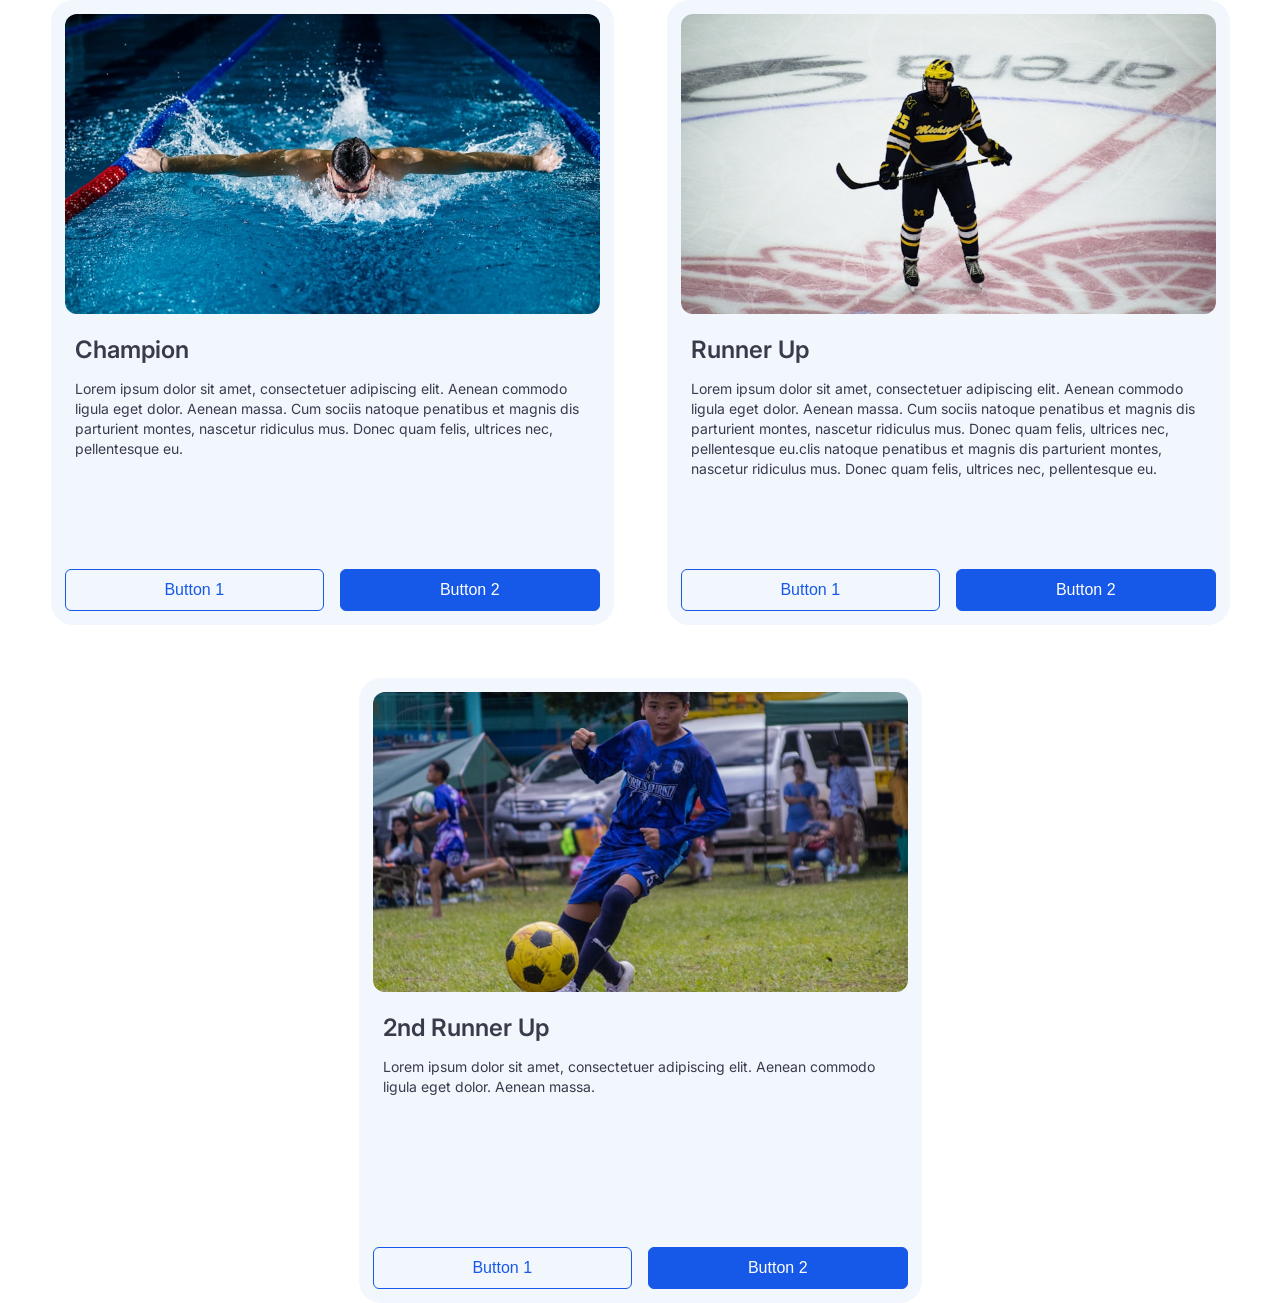
<file: Task1/index.html>
<!DOCTYPE html>
<html lang="en">
<head>
    <meta charset="UTF-8">
    <meta name="viewport" content="width=device-width, initial-scale=1.0">
    <title>FlexBox - Task 1</title>
    <link href="https://fonts.googleapis.com/css2?family=Inter:wght@300;400;500;600;700&display=swap" rel="stylesheet"/>
    <link rel="stylesheet" href="styles.css">
</head>
<body>
    <div class="container">

        <!-- Card 1 -->
        <div class="card card1">
            <div class="card-inner">
                <div class="card-top">
                    <img src="./Images/Image1.jpg" alt="Runner Up">
                    <div class="card-caption">
                        <h2>Runner Up</h2>
                        <p>Lorem ipsum dolor sit amet, consectetuer adipiscing elit. Aenean commodo ligula eget dolor. Aenean massa. Cum sociis natoque penatibus et magnis dis parturient montes, nascetur ridiculus mus. Donec quam felis, ultrices nec, pellentesque eu.clis natoque penatibus et magnis dis parturient montes, nascetur ridiculus mus. Donec quam felis, ultrices nec, pellentesque eu.</p>
                    </div>
                </div>
                <div class="card-buttons">
                    <button class="btn btn-outline">Button 1</button>
                    <button class="btn btn-filled">Button 2</button>
                </div>
            </div>
        </div>

        <!-- Card 2 -->
        <div class="card card2">
            <div class="card-inner">
                <div class="card-top">
                    <img src="./Images/Image2.jpg" alt="Champion">
                    <div class="card-caption">
                        <h2>Champion</h2>
                        <p>Lorem ipsum dolor sit amet, consectetuer adipiscing elit. Aenean commodo ligula eget dolor. Aenean massa. Cum sociis natoque penatibus et magnis dis parturient montes, nascetur ridiculus mus. Donec quam felis, ultrices nec, pellentesque eu.</p>
                    </div>
                </div>
                <div class="card-buttons">
                    <button class="btn btn-outline">Button 1</button>
                    <button class="btn btn-filled">Button 2</button>
                </div>
            </div>
        </div>

        <!-- Card 3 -->
        <div class="card card3">
            <div class="card-inner">
                <div class="card-top">
                    <img src="./Images/Image3.jpg" alt="2nd Runner Up">
                    <div class="card-caption">
                        <h2>2nd Runner Up</h2>
                        <p>Lorem ipsum dolor sit amet, consectetuer adipiscing elit. Aenean commodo ligula eget dolor. Aenean massa.</p>
                    </div>
                </div>
                <div class="card-buttons">
                    <button class="btn btn-outline">Button 1</button>
                    <button class="btn btn-filled">Button 2</button>
                </div>
            </div>
        </div>

    </div>
</body>
</html>
</file>
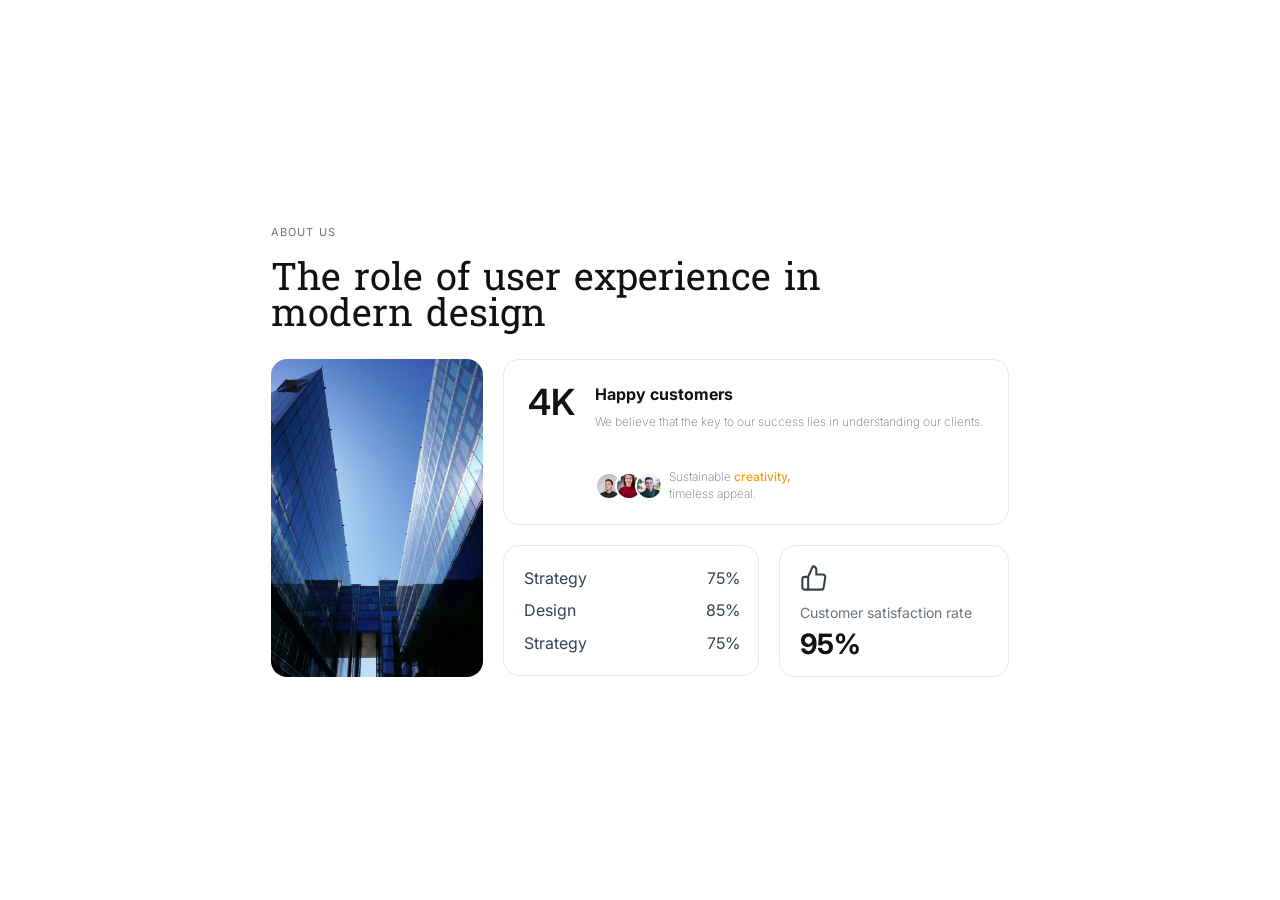
<file: Task2/index.html>
<!DOCTYPE html>
<html lang="en">
<head>
  <meta charset="UTF-8"/>
  <meta name="viewport" content="width=device-width, initial-scale=1.0"/>
  <title>FlexBox - Task 2</title>
  <link href="https://fonts.googleapis.com/css2?family=Inter:wght@300;400;500;600;700&display=swap" rel="stylesheet"/>
  <link href="https://fonts.googleapis.com/css2?family=Hanuman:wght@400&display=swap" rel="stylesheet"/>
  <link rel="stylesheet" href="styles.css"/>
</head>
<body>

  <div class="wrapper">
  <section class="about-section">

    <p class="label">About Us</p>
    <h2 class="heading">The role of user experience in modern design</h2>

    <div class="body-row">

      <!-- Image -->
      <div class="image-col">
        <img src="./Images/city.png" alt="Modern glass building"/>
      </div>

      <!-- Right panels -->
      <div class="panels-col">

        <!-- Box 1: 4K - Happy Cutomers -->
        <div class="box">
          <div class="box-info">
            <span class="stat-num">4K</span>
            <div class="stat-body">
              <div class="text-group">
                <span class="stat-title">Happy customers</span>
                <p class="stat-desc">We believe that the key to our success lies in understanding our clients.</p>
              </div>
              <div class="tagline-row">
                <div class="avatars">
                  <img src="./Images/p1.jpg" alt=""/>
                  <img src="./Images/p2.jpg" alt=""/>
                  <img src="./Images/p3.jpg" alt=""/>
                </div>
                <span class="tagline-text">Sustainable <span>creativity,</span> timeless appeal.</span>
              </div>
            </div>
          </div>
        </div>

        <!-- Box 2: two side-by-side boxes -->
        <div class="box-stats-row">

          <!-- Left box: stat rows -->
          <div class="box-rows">
            <div class="rows-inner">
            <div class="stat-row">
              <span class="row-name">Strategy</span>
              <span class="row-pct">75%</span>
            </div>
            <div class="stat-row">
              <span class="row-name">Design</span>
              <span class="row-pct">85%</span>
            </div>
            <div class="stat-row">
              <span class="row-name">Strategy</span>
              <span class="row-pct">75%</span>
            </div>
            </div>
          </div>

          <!-- Right box: satisfaction -->
          <div class="box-satisfaction">
            <span class="thumb-icon">
              <svg viewBox="0 0 24 24" xmlns="http://www.w3.org/2000/svg">
                <path d="M14 9V5a3 3 0 0 0-3-3l-4 9v11h11.28a2 2 0 0 0 2-1.7l1.38-9a2 2 0 0 0-2-2.3H14z"/>
                <path d="M7 22H4a2 2 0 0 1-2-2v-7a2 2 0 0 1 2-2h3"/>
              </svg>
            </span>
            <span class="sat-label">Customer satisfaction rate</span>
            <span class="sat-pct">95%</span>
          </div>

        </div><!-- /.box-stats-row -->

      </div><!-- /.panels-col -->
    </div><!-- /.body-row -->

  </section>
  </div>

</body>
</html>
</file>
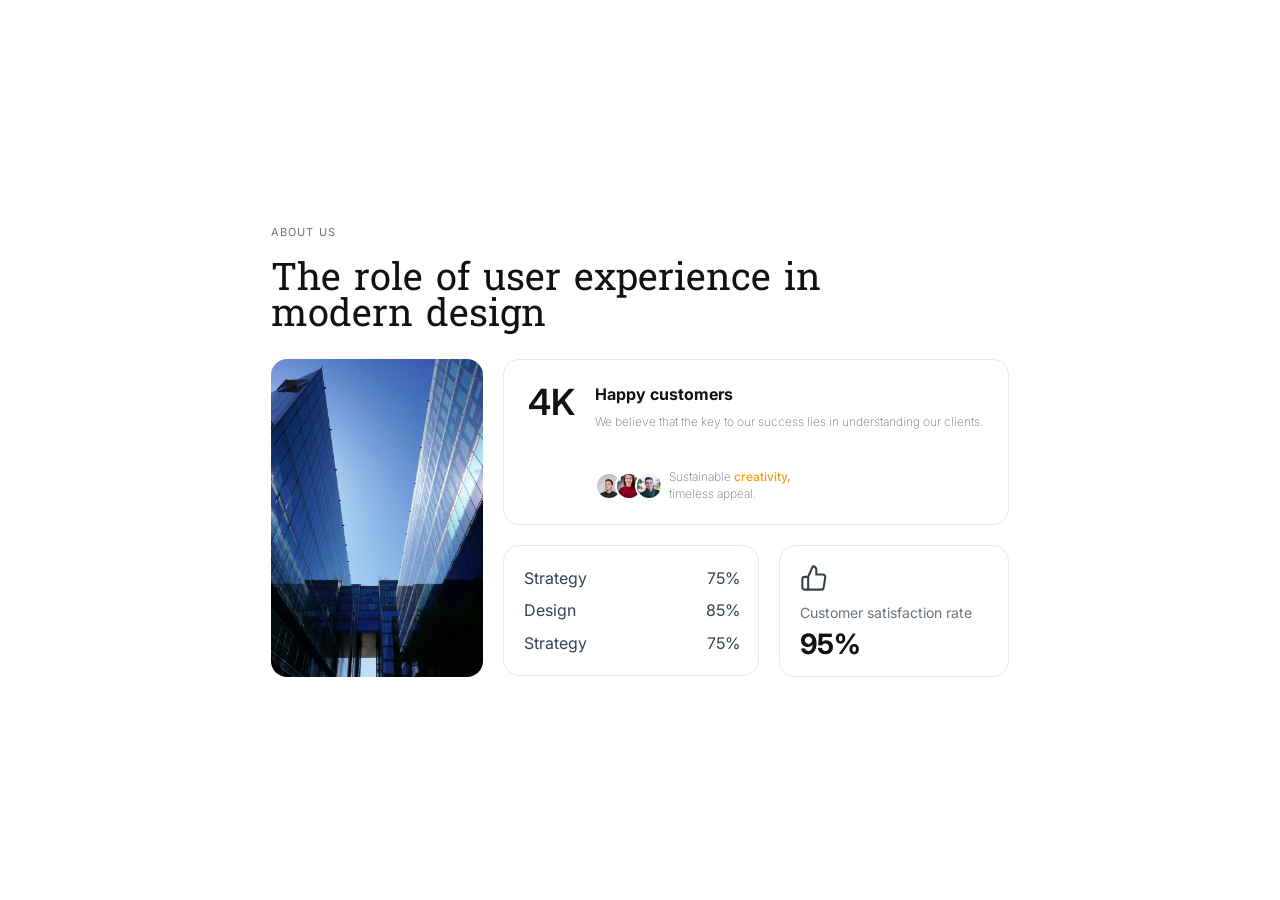
<file: Weekly Task Flexbox/Task2/index.html>
<!DOCTYPE html>
<html lang="en">
<head>
  <meta charset="UTF-8"/>
  <meta name="viewport" content="width=device-width, initial-scale=1.0"/>
  <title>FlexBox - Task 2</title>
  <link href="https://fonts.googleapis.com/css2?family=Inter:wght@300;400;500;600;700&display=swap" rel="stylesheet"/>
  <link href="https://fonts.googleapis.com/css2?family=Hanuman:wght@400&display=swap" rel="stylesheet"/>
  <link rel="stylesheet" href="styles.css"/>
</head>
<body>

  <div class="wrapper">
  <section class="about-section">

    <p class="label">About Us</p>
    <h2 class="heading">The role of user experience in modern design</h2>

    <div class="body-row">

      <!-- Image -->
      <div class="image-col">
        <img src="./Images/city.png" alt="Modern glass building"/>
      </div>

      <!-- Right panels -->
      <div class="panels-col">

        <!-- Box 1: 4K -->
        <div class="box">
          <div class="box-info">
            <span class="stat-num">4K</span>
            <div class="stat-body">
              <div class="text-group">
              <span class="stat-title">Happy customers</span>
              <p class="stat-desc">We believe that the key to our success lies in understanding our clients.</p>
              </div>
              <div class="tagline-row">
                <div class="avatars">
                  <img src="./Images/p1.jpg" alt=""/>
                  <img src="./Images/p2.jpg" alt=""/>
                  <img src="./Images/p3.jpg" alt=""/>
                </div>
                <span class="tagline-text">Sustainable <span>creativity,</span> timeless appeal.</span>
              </div>
            </div>
          </div>
        </div>

        <!-- Box 2: two side-by-side boxes -->
        <div class="box-stats-row">

          <!-- Left box: stat rows -->
          <div class="box-rows">
            <div class="rows-inner">
            <div class="stat-row">
              <span class="row-name">Strategy</span>
              <span class="row-pct">75%</span>
            </div>
            <div class="stat-row">
              <span class="row-name">Design</span>
              <span class="row-pct">85%</span>
            </div>
            <div class="stat-row">
              <span class="row-name">Strategy</span>
              <span class="row-pct">75%</span>
            </div>
            </div>
          </div>

          <!-- Right box: satisfaction -->
          <div class="box-satisfaction">
            <span class="thumb-icon">
              <svg viewBox="0 0 24 24" xmlns="http://www.w3.org/2000/svg">
                <path d="M14 9V5a3 3 0 0 0-3-3l-4 9v11h11.28a2 2 0 0 0 2-1.7l1.38-9a2 2 0 0 0-2-2.3H14z"/>
                <path d="M7 22H4a2 2 0 0 1-2-2v-7a2 2 0 0 1 2-2h3"/>
              </svg>
            </span>
            <span class="sat-label">Customer satisfaction rate</span>
            <span class="sat-pct">95%</span>
          </div>

        </div><!-- /.box-stats-row -->

      </div><!-- /.panels-col -->
    </div><!-- /.body-row -->

  </section>
  </div>

</body>
</html>
</file>
<file: Task1/styles.css>
* {
    margin: 0;
    padding: 0;
    box-sizing: border-box;
}

body {
    background-color: #ffffff;
    font-family: 'Inter', sans-serif;
    min-height: 100vh;
    display: flex;
    justify-content: center;
    align-items: center;
}

.container {
    display: flex;
    flex-direction: row;
    width: 1795px;
    height: auto;
    gap: 53px;
    opacity: 1;
}

.card {
    width: 563px;
    height: 625px;
    background-color: #F2F7FE;
    border-radius: 22px;
    padding: 14px;
    gap: 10px;
    opacity: 1;
    flex-shrink: 0;
}

.card-inner {
    width: 535px;
    height: 597px;
    display: flex;
    flex-direction: column;
    justify-content: space-between;
    opacity: 1;
}

.card-top {
    display: flex;
    flex-direction: column;
    width: 535px;
    height: 470px;
    gap: 24px;
    opacity: 1;
}

.card-top img {
    width: 535px;
    height: 300px;
    border-radius: 12px;
    object-fit: cover;
    display: block;
    opacity: 1;
}

.card-caption {
    display: flex;
    flex-direction: column;
    padding: 0px 10px;
    gap: 17px;
    opacity: 1;
}

.card-caption h2 {
    font-size: 24px;
    font-weight: 600;
    line-height: 100%;
    color: #393B4B;
}

.card-caption p {
    font-size: 14px;
    color: #393B4B;
    line-height: 20px;
}

.card-buttons {
    display: flex;
    flex-direction: row;
    gap: 16px;
}

.btn {
    width: 259.5px;
    height: auto;
    gap: 10px;
    border-radius: 6px;
    border-width: 1px;
    border-style: solid;
    padding: 12px 10px;
    font-size: 16px;
    line-height: 100%;;
    font-weight: 500;
    cursor: pointer;
    display: flex;
    align-items: center;
    justify-content: center;
}

.btn-outline {
    background-color: #F2F7FE;
    border-color: #1658E7;
    color: #1658E7;
}

.btn-filled {
    background-color: #1658E7;
    border-color: #1658E7;
    color: #ffffff;
}

/* ── Tablet Media Query ── */
@media (max-width: 1400px) {
    body {
        align-items: flex-start;
    }

    .container {
        flex-wrap: wrap;
        justify-content: center;
        width: 1179px;
        height: 1303px;
        gap: 53px;
    }

    .card1 {
        order: 0;
    }

    .card2 {
        order: -1;
    }

    .card3 {
        order: 1;
    }
}

/* ── Mobile Media Query ── */
@media (max-width: 590px) {
    body {
        align-items: flex-start;
    }

    .container {
        flex-direction: column;
        align-items: center;
        width: 375px;
        height: auto;
        gap: 53px;
    }

    .card {
        width: 375px;
        height: 700px;
        border-radius: 22px;
        padding: 14px;
        gap: 10px;
        flex-shrink: 0;
    }



    .card-inner {
        width: 347px;
        height: 672px;
    }

    .card-top {
        width: 347px;
    }

    .card-top img {
        width: 347px;
        height: 300px;
        border-radius: 12px;
    }

    .card-buttons {
        flex-direction: column;
        width: 100%;
    }

    .btn {
        width: 100%;
    }
}
</file>
<file: Task2/styles.css>
*, *::before, *::after { box-sizing: border-box; margin: 0; padding: 0; }
body {
  font-family: 'Inter', sans-serif;
  background: #ffffff;
  min-height: 100vh;
  width: 100%;
  margin: auto;
  display: flex;
  justify-content: center;
  align-items: center;
}

.wrapper {
  width: 1080px;
  height: auto;
  opacity: 1;
  padding: 100px;
  margin: auto;
  display: flex;
  align-items: center;
  justify-content: center;
}

.about-section {
  width: 740px;
  height: auto;
  min-width: 720px;
  padding-right: 1px;
  padding-left: 1px;
  gap: 24px;
  opacity: 1;
  display: flex;
  flex-direction: column;
}
.label {
  font-family: 'Inter', sans-serif;
  font-weight: 400;
  font-style: normal;
  font-size: 11px;
  line-height: 16.5px;
  letter-spacing: 1.1px;
  text-transform: uppercase;
  color: #6b7280;
}
.heading {
  height: auto;
  font-family: 'Hanuman', serif;
  font-weight: 400;
  font-style: normal;
  font-size: 38px;
  line-height: 35.5px;
  letter-spacing: 0px;
  color: #111111;
  max-width: 584px;
}

.body-row {
  width: 738px;
  height: auto;
  gap: 20px;
  opacity: 1;
  display: flex;
  flex-direction: row;
}

.image-col img {
  width: 211.54px;
  height: 317.5px;
  opacity: 1;
  border-radius: 16px;
  object-fit: cover;
  display: block;
}

.panels-col {
  width: 506.46px;
  height: 317.5px;
  gap: 20px;
  opacity: 1;
  display: flex;
  flex-direction: column;
}

.box {
  width: 506.46px;
  height: 166px;
  opacity: 1;
  padding: 24px;
  border-radius: 16px;
  border: 1px solid #e5e7eb;
}

.box-info {
  width: 458.46px;
  height: 118px;
  gap: 20px;
  opacity: 1;
  display: flex;
  flex-direction: row;
  align-items: flex-start;
}
.stat-num {
  font-family: 'Inter', sans-serif;
  font-weight: 600;
  font-style: normal;
  font-size: 36px;
  line-height: 36px;
  letter-spacing: 0px;
  color: #111111;
  flex-shrink: 0;
}
.stat-body {
  width: 389.46px;
  height: 118px;
  gap: 20px;
  opacity: 1;
  display: flex;
  flex-direction: column;
}
.text-group {
  width: 389.46px;
  height: 65px;
  gap: 8px;
  opacity: 1;
  display: flex;
  flex-direction: column;
}
.stat-title {
  font-family: 'Inter', sans-serif;
  font-weight: 700;
  font-style: normal;
  font-size: 16px;
  line-height: 21px;
  letter-spacing: 0px;
  color: #111111;
}
.stat-desc {
  font-family: 'Inter', sans-serif;
  font-weight: 200;
  font-style: normal;
  font-size: 12px;
  line-height: 17.88px;
  letter-spacing: 0px;
  color: #6b7280;
}
.tagline-row {
  width: 389.46px;
  height: 33px;
  gap: 8px;
  opacity: 1;
  display: flex;
  flex-direction: row;
  align-items: center;
}
.avatars {
  width: 66px;
  height: 28px;
  opacity: 1;
  display: flex;
  flex-direction: row;
}
.avatars img {
  width: 28px;
  height: 28px;
  opacity: 1;
  border-radius: 100%;
  border: 2px solid #fff;
  margin-left: -8px;
  object-fit: cover;
}
.avatars img:first-child { margin-left: 0; }
.tagline-text {
  width: 130px;
  height: 33px;
  opacity: 1;
  font-family: 'Inter', sans-serif;
  font-weight: 200;
  font-style: normal;
  font-size: 12px;
  line-height: 16.5px;
  letter-spacing: 0px;
  color: #6b7280;
}
.tagline-text span {
  color: #f59e0b;
  font-weight: 500;
}

.box-stats-row {
  width: 506px;
  height: 131px;
  gap: 20px;
  opacity: 1;
  display: flex;
  flex-direction: row;
}

.box-rows {
  width: 256px;
  height: 131px;
  padding-top: 24px;
  padding-right: 20px;
  padding-bottom: 24px;
  padding-left: 20px;
  gap: 16px;
  opacity: 1;
  border-radius: 16px;
  border: 1px solid #e5e7eb;
  display: flex;
  flex-direction: column;
  justify-content: center;
}
.stat-row {
  width: 216.46px;
  height: 16.5px;
  justify-content: space-between;
  opacity: 1;
  display: flex;
  flex-direction: row;
  align-items: center;
}
.rows-inner {
  width: 216.46px;
  height: 83.5px;
  display: flex;
  flex-direction: column;
  justify-content: space-between;
  opacity: 1;
}
.row-name {
  font-family: 'Inter', sans-serif;
  font-weight: 400;
  font-style: normal;
  font-size: 16px;
  line-height: 16.5px;
  letter-spacing: 0px;
  color: #364153;
}
.row-pct {
  font-family: 'Inter', sans-serif;
  font-weight: 400;
  font-style: normal;
  font-size: 16px;
  line-height: 16.5px;
  letter-spacing: 0px;
  color: #364153;
}

.box-satisfaction {
  width: 256.46px;
  height: 131.5px;
  padding-top: 24px;
  padding-right: 20px;
  padding-bottom: 24px;
  padding-left: 20px;
  gap: 8px;
  opacity: 1;
  border-radius: 16px;
  border: 1px solid #e5e7eb;
  display: flex;
  flex-direction: column;
  align-items: flex-start;
  justify-content: center;
}
.thumb-icon svg {
  width: 28px;
  height: 28px;
  stroke: #374151;
  fill: none;
  stroke-width: 1.8;
}
.sat-label {
  font-family: 'Inter', sans-serif;
  font-weight: 400;
  font-style: normal;
  font-size: 14px;
  line-height: 17.88px;
  letter-spacing: 0px;
  color: #6b7280;
}
.sat-pct {
  font-family: 'Inter', sans-serif;
  font-weight: 700;
  font-style: normal;
  font-size: 28px;
  line-height: 28px;
  letter-spacing: 0px;
  color: #111111;
}

/* ══════════════════════════════
   MOBILE ≤ 390px
══════════════════════════════ */
@media (max-width: 390px) {
  .wrapper {
    width: 362px;
    height: 1250px;
    padding: 16px;
    align-items: flex-start;
  }
  .about-section {
    width: 330px;
    height: 1218px;
    min-width: unset;
    gap: 24px;
    padding-right: 1px;
    padding-left: 1px;
  }
  .heading {
    width: 328px;
    max-width: 100%;
  }
  .body-row {
    width: 328px;
    height: auto;
    flex-direction: column;
    gap: 20px;
  }
  .image-col {
    width: 330px;
    height: 495px;
    border-radius: 16px;
    overflow: hidden;
  }
  .image-col img {
    width: 330px;
    height: 495px;
    border-radius: 16px;
  }
  .panels-col {
    width: 328px;
    height: auto;
    gap: 16px;
  }
  .box {
    width: 328px;
    height: auto;;
    opacity: 1;
    padding: 24px;
    border-radius: 16px;
    border-width: 1px;
  }
  .box-info {
    width: 280px;
    height: 172px;
    gap: 20px;
    opacity: 1;
  }
  .stat-body {
    width: 211px;
    height: 172px;
    gap: 20px;
    opacity: 1;
  }
  .text-group {
    width: 100%;
    height: auto;
  }
  .tagline-row {
    width: 100%;
    height: auto;
    flex-direction: column;
    align-items: flex-start;
  }
  .tagline-text {
    order: -1;
    width: 100%;
  }
  .avatars {
    order: 1;
  }
  .box-stats-row {
    width: 328px;
    height: 291px;
    flex-direction: column;
    gap: 16px;
  }
  .box-satisfaction {
    width: 328px;
    height: 142px;
    min-height: 142px;
    padding: 20px;
    order: -1;
    align-items: center;
  }
  .box-rows {
    width: 328px;
    height: 129.5px;
    min-height: 129.5px;
    padding: 24px 20px;
    order: 1;
  }
  .rows-inner {
    width: 100%;
    height: auto;
    gap: 12px;
  }
  .stat-row {
    width: 100%;
    height: auto;
  }
}
</file>
<file: Weekly Task Flexbox/Task2/styles.css>
*, *::before, *::after { box-sizing: border-box; margin: 0; padding: 0; }
body {
  font-family: 'Inter', sans-serif;
  background: #ffffff;
  min-height: 100vh;
  width: 100%;
  margin: auto;
  display: flex;
  justify-content: center;
  align-items: center;
}

.wrapper {
  width: 1080px;
  height: auto;
  opacity: 1;
  padding: 100px;
  margin: auto;
  display: flex;
  align-items: center;
  justify-content: center;
}

.about-section {
  width: 740px;
  height: auto;
  min-width: 720px;
  padding-right: 1px;
  padding-left: 1px;
  gap: 24px;
  opacity: 1;
  display: flex;
  flex-direction: column;
}
.label {
  font-family: 'Inter', sans-serif;
  font-weight: 400;
  font-style: normal;
  font-size: 11px;
  line-height: 16.5px;
  letter-spacing: 1.1px;
  text-transform: uppercase;
  color: #6b7280;
}
.heading {
  height: auto;
  font-family: 'Hanuman', serif;
  font-weight: 400;
  font-style: normal;
  font-size: 38px;
  line-height: 35.5px;
  letter-spacing: 0px;
  color: #111111;
  max-width: 584px;
}

.body-row {
  width: 738px;
  height: auto;
  gap: 20px;
  opacity: 1;
  display: flex;
  flex-direction: row;
}

.image-col img {
  width: 211.54px;
  height: 317.5px;
  opacity: 1;
  border-radius: 16px;
  object-fit: cover;
  display: block;
}

.panels-col {
  width: 506.46px;
  height: 317.5px;
  gap: 20px;
  opacity: 1;
  display: flex;
  flex-direction: column;
}

.box {
  width: 506.46px;
  height: 166px;
  opacity: 1;
  padding: 24px;
  border-radius: 16px;
  border: 1px solid #e5e7eb;
}

.box-info {
  width: 458.46px;
  height: 118px;
  gap: 20px;
  opacity: 1;
  display: flex;
  flex-direction: row;
  align-items: flex-start;
}
.stat-num {
  font-family: 'Inter', sans-serif;
  font-weight: 600;
  font-style: normal;
  font-size: 36px;
  line-height: 36px;
  letter-spacing: 0px;
  color: #111111;
  flex-shrink: 0;
}
.stat-body {
  width: 389.46px;
  height: 118px;
  gap: 20px;
  opacity: 1;
  display: flex;
  flex-direction: column;
}
.text-group {
  width: 389.46px;
  height: 65px;
  gap: 8px;
  opacity: 1;
  display: flex;
  flex-direction: column;
}
.stat-title {
  font-family: 'Inter', sans-serif;
  font-weight: 700;
  font-style: normal;
  font-size: 16px;
  line-height: 21px;
  letter-spacing: 0px;
  color: #111111;
}
.stat-desc {
  font-family: 'Inter', sans-serif;
  font-weight: 200;
  font-style: normal;
  font-size: 12px;
  line-height: 17.88px;
  letter-spacing: 0px;
  color: #6b7280;
}
.tagline-row {
  width: 389.46px;
  height: 33px;
  gap: 8px;
  opacity: 1;
  display: flex;
  flex-direction: row;
  align-items: center;
}
.avatars {
  width: 66px;
  height: 28px;
  opacity: 1;
  display: flex;
  flex-direction: row;
}
.avatars img {
  width: 28px;
  height: 28px;
  opacity: 1;
  border-radius: 33554400px;
  border: 2px solid #fff;
  margin-left: -8px;
  object-fit: cover;
}
.avatars img:first-child { margin-left: 0; }
.tagline-text {
  width: 130px;
  height: 33px;
  opacity: 1;
  font-family: 'Inter', sans-serif;
  font-weight: 200;
  font-style: normal;
  font-size: 12px;
  line-height: 16.5px;
  letter-spacing: 0px;
  color: #6b7280;
}
.tagline-text span {
  color: #f59e0b;
  font-weight: 500;
}

.box-stats-row {
  width: 506px;
  height: 131px;
  gap: 20px;
  opacity: 1;
  display: flex;
  flex-direction: row;
}

.box-rows {
  width: 256px;
  height: 131px;
  padding-top: 24px;
  padding-right: 20px;
  padding-bottom: 24px;
  padding-left: 20px;
  gap: 16px;
  opacity: 1;
  border-radius: 16px;
  border: 1px solid #e5e7eb;
  display: flex;
  flex-direction: column;
  justify-content: center;
}
.stat-row {
  width: 216.46px;
  height: 16.5px;
  justify-content: space-between;
  opacity: 1;
  display: flex;
  flex-direction: row;
  align-items: center;
}
.rows-inner {
  width: 216.46px;
  height: 83.5px;
  display: flex;
  flex-direction: column;
  justify-content: space-between;
  opacity: 1;
}
.row-name {
  font-family: 'Inter', sans-serif;
  font-weight: 400;
  font-style: normal;
  font-size: 16px;
  line-height: 16.5px;
  letter-spacing: 0px;
  color: #364153;
}
.row-pct {
  font-family: 'Inter', sans-serif;
  font-weight: 400;
  font-style: normal;
  font-size: 16px;
  line-height: 16.5px;
  letter-spacing: 0px;
  color: #364153;
}

.box-satisfaction {
  width: 256.46px;
  height: 131.5px;
  padding-top: 24px;
  padding-right: 20px;
  padding-bottom: 24px;
  padding-left: 20px;
  gap: 8px;
  opacity: 1;
  border-radius: 16px;
  border: 1px solid #e5e7eb;
  display: flex;
  flex-direction: column;
  align-items: flex-start;
  justify-content: center;
}
.thumb-icon svg {
  width: 28px;
  height: 28px;
  stroke: #374151;
  fill: none;
  stroke-width: 1.8;
}
.sat-label {
  font-family: 'Inter', sans-serif;
  font-weight: 400;
  font-style: normal;
  font-size: 14px;
  line-height: 17.88px;
  letter-spacing: 0px;
  color: #6b7280;
}
.sat-pct {
  font-family: 'Inter', sans-serif;
  font-weight: 700;
  font-style: normal;
  font-size: 28px;
  line-height: 28px;
  letter-spacing: 0px;
  color: #111111;
}

/* ══════════════════════════════
   MOBILE ≤ 390px
══════════════════════════════ */
@media (max-width: 390px) {
  .wrapper {
    width: 362px;
    height: 1250px;
    padding: 16px;
    align-items: flex-start;
  }
  .about-section {
    width: 330px;
    height: 1218px;
    min-width: unset;
    gap: 24px;
    padding-right: 1px;
    padding-left: 1px;
  }
  .heading {
    width: 328px;
    max-width: 100%;
  }
  .body-row {
    width: 328px;
    height: auto;
    flex-direction: column;
    gap: 20px;
  }
  .image-col {
    width: 330px;
    height: 495px;
    border-radius: 16px;
    overflow: hidden;
  }
  .image-col img {
    width: 330px;
    height: 495px;
    border-radius: 16px;
  }
  .panels-col {
    width: 328px;
    height: auto;
    gap: 16px;
  }
  .box {
    width: 328px;
    height: auto;;
    opacity: 1;
    padding: 24px;
    border-radius: 16px;
    border-width: 1px;
  }
  .box-info {
    width: 280px;
    height: 172px;
    gap: 20px;
    opacity: 1;
  }
  .stat-body {
    width: 211px;
    height: 172px;
    gap: 20px;
    opacity: 1;
  }
  .text-group {
    width: 100%;
    height: auto;
  }
  .tagline-row {
    width: 100%;
    height: auto;
    flex-direction: column;
    align-items: flex-start;
  }
  .tagline-text {
    order: -1;
    width: 100%;
  }
  .avatars {
    order: 1;
  }
  .box-stats-row {
    width: 328px;
    height: 291px;
    flex-direction: column;
    gap: 16px;
  }
  .box-satisfaction {
    width: 328px;
    height: 142px;
    min-height: 142px;
    padding: 20px;
    order: -1;
    align-items: center;
  }
  .box-rows {
    width: 328px;
    height: 129.5px;
    min-height: 129.5px;
    padding: 24px 20px;
    order: 1;
  }
  .rows-inner {
    width: 100%;
    height: auto;
    gap: 12px;
  }
  .stat-row {
    width: 100%;
    height: auto;
  }
}
</file>
